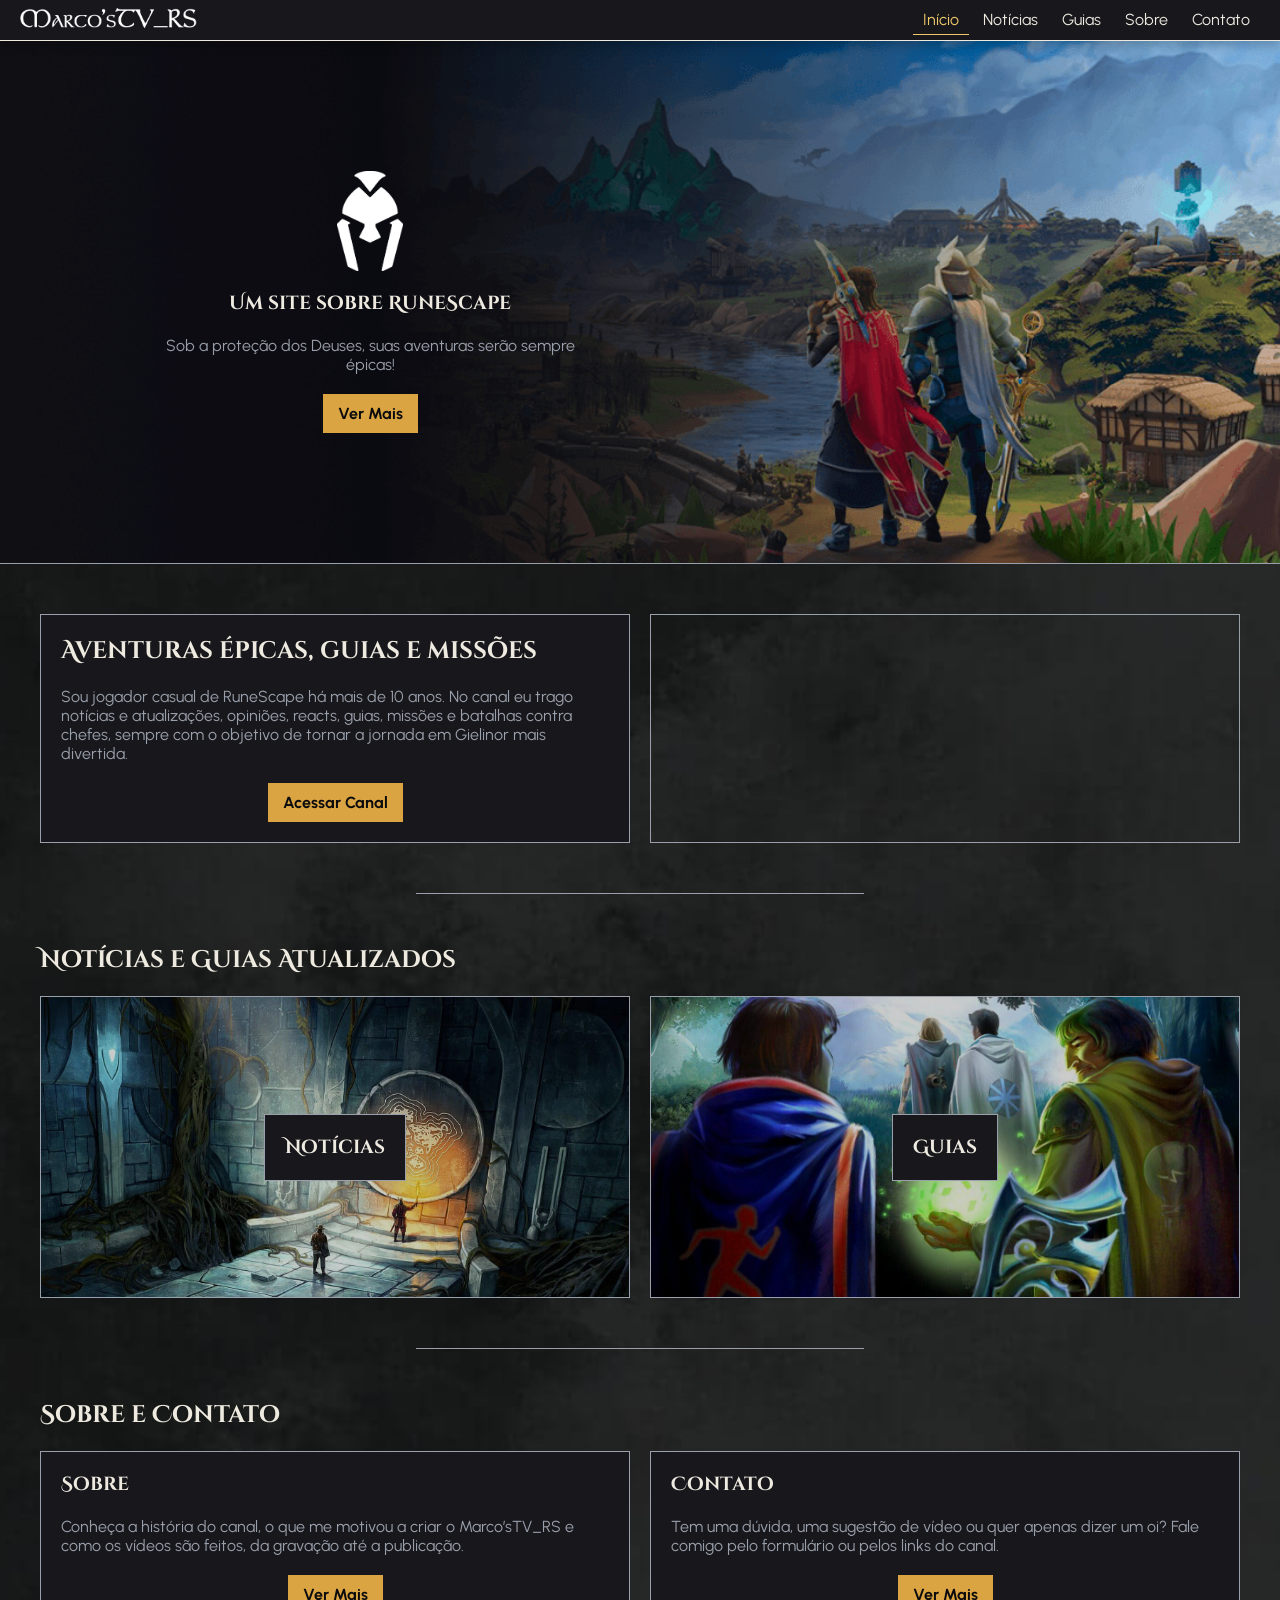
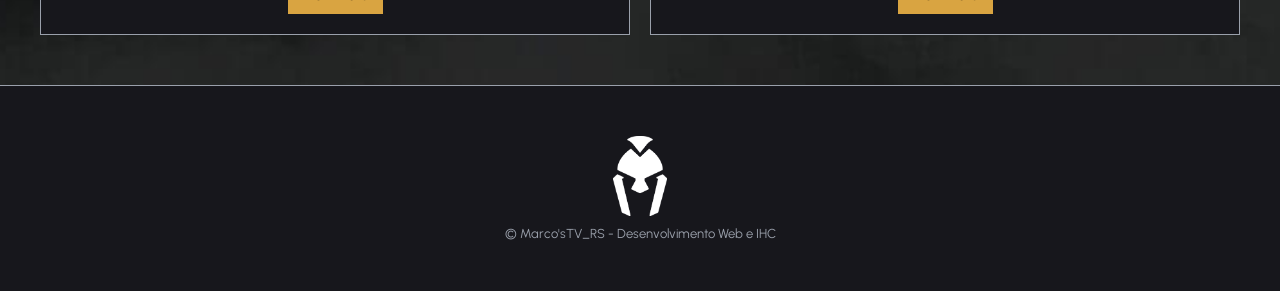
<file: index.html>
<!DOCTYPE html>
<html lang="pt-br">

<head>
    <meta charset="UTF-8">
    <meta name="viewport" content="width=device-width, initial-scale=1.0">

    <!-- Google Fonts -->
    <link rel="preconnect" href="https://fonts.googleapis.com">
    <link rel="preconnect" href="https://fonts.gstatic.com" crossorigin>
    <link
        href="https://fonts.googleapis.com/css2?family=Cinzel+Decorative:wght@400;700;900&family=Urbanist:ital,wght@0,100..900;1,100..900&display=swap"
        rel="stylesheet">

    <!-- CSS -->
    <link rel="stylesheet" href="css/style.css">

    <!-- Ícone -->
    <link rel="shortcut icon" href="img/logo.ico" type="image/x-icon">

    <title>Marco'sTV_RS - Um site sobre RuneScape</title>
</head>

<body class="page-layout">

    <header id="navbar" class="display-flex">
        <section class="logo">
            <a href="index.html">
                <img src="img/texto-logo-branco.png" alt="Logo Marco'sTV_RS" title="Logo Marco'sTV_RS">
            </a>
        </section>

        <section class="nav-links">
            <a href="index.html" class="active">Início</a>
            <a href="pages/noticias.html">Notícias</a>
            <a href="pages/guias.html">Guias</a>
            <a href="pages/sobre.html">Sobre</a>
            <a href="pages/contato.html">Contato</a>
        </section>

    </header>

    <main>

        <!-- Hero - Apresentação -->
        <section id="hero">
            <div class="container display-grid hero-layout">
                <article class="hero-content">
                    <img src="img/logo-branco.png" alt="Logo Marco'sTV_RS" title="Logo Marco'sTV_RS">
                    <h1>Um site sobre RuneScape</h1>
                    <p>Sob a proteção dos Deuses, suas aventuras serão sempre épicas!</p>
                    <a href="#trailer" class="btn btn-primario">Ver Mais</a>
                </article>
            </div>
        </section>

        <!-- Trailer do Canal -->
        <section id="trailer" class="container">
            <div class="display-grid trailer-layout">

                <article class="article-content">
                    <h2 class="article-titulo">Aventuras épicas, guias e missões</h2>
                    <p class="article-paragrafo">
                        Sou jogador casual de RuneScape há mais de 10 anos. No canal eu trago notícias e atualizações,
                        opiniões, reacts, guias, missões e batalhas contra chefes, sempre com o objetivo de tornar a
                        jornada em Gielinor mais divertida.
                    </p>

                    <div class="article-links">
                        <a href="https://www.youtube.com/@MarcosTV_RS" class="btn btn-primario" target="_blank">
                            Acessar Canal
                        </a>
                    </div>
                </article>

                <article>
                    <iframe
                        src="https://www.youtube.com/embed/GMNxb4usj9I?si=vvxdTxFz9CX4RzDR" title="YouTube video player"
                        frameborder="0"
                        allow="accelerometer; autoplay; clipboard-write; encrypted-media; gyroscope; picture-in-picture; web-share"
                        referrerpolicy="strict-origin-when-cross-origin" allowfullscreen></iframe>
                </article>

            </div>
        </section>

        <hr>

        <!-- Notícias e Guias -->
        <section id="noticias-e-guias" class="container">
            <div class="section-menu display-flex">
                <h2 class="section-titulo">Notícias e Guias Atualizados</h2>
            </div>
            <div class="display-grid noticias-e-guias-layout">

                <a href="pages/noticias.html">
                    <article class="article-noticias display-flex">
                        <img src="img/noticias.jpg" alt="Notícias" title="Notícias">
                        <div class="article-content">
                            <h3 class="article-titulo">Notícias</h3>
                        </div>
                    </article>
                </a>

                <a href="pages/guias.html">
                    <article class="article-guias display-flex">
                        <img src="img/guias.jpg" alt="Guias" title="Guias">
                        <div class="article-content">
                            <h3 class="article-titulo">Guias</h3>
                        </div>
                    </article>
                </a>

            </div>
        </section>

        <hr>

        <!-- Sobre e Contato -->
        <section id="sobre-e-contato" class="container">
            <div class="section-menu display-flex">
                <h2 class="section-titulo">Sobre e Contato</h2>
            </div>
            <div class="display-grid sobre-e-contato-layout">

                <article class="article-content">
                    <h3 class="article-titulo">Sobre</h3>
                    <p class="article-paragrafo">
                        Conheça a história do canal, o que me motivou a criar o Marco’sTV_RS e como os vídeos são
                        feitos, da gravação até a publicação.
                    </p>
                    <div class="article-links">
                        <a href="pages/sobre.html" class="btn btn-primario">Ver Mais</a>
                    </div>
                </article>

                <article class="article-content">
                    <h3 class="article-titulo">Contato</h3>
                    <p class="article-paragrafo">
                        Tem uma dúvida, uma sugestão de vídeo ou quer apenas dizer um oi? Fale comigo pelo
                        formulário ou pelos links do canal.
                    </p>
                    <div class="article-links">
                        <a href="pages/contato.html" class="btn btn-primario">Ver Mais</a>
                    </div>
                </article>

            </div>
        </section>

    </main>

    <footer>
        <img src="img/logo-branco.png" alt="Logo Marco'sTV_RS" title="Logo Marco'sTV_RS">
        <p>&copy; Marco'sTV_RS - Desenvolvimento Web e IHC</p>
    </footer>

    <script src="js/main.js"></script>

</body>

</html>
</file>
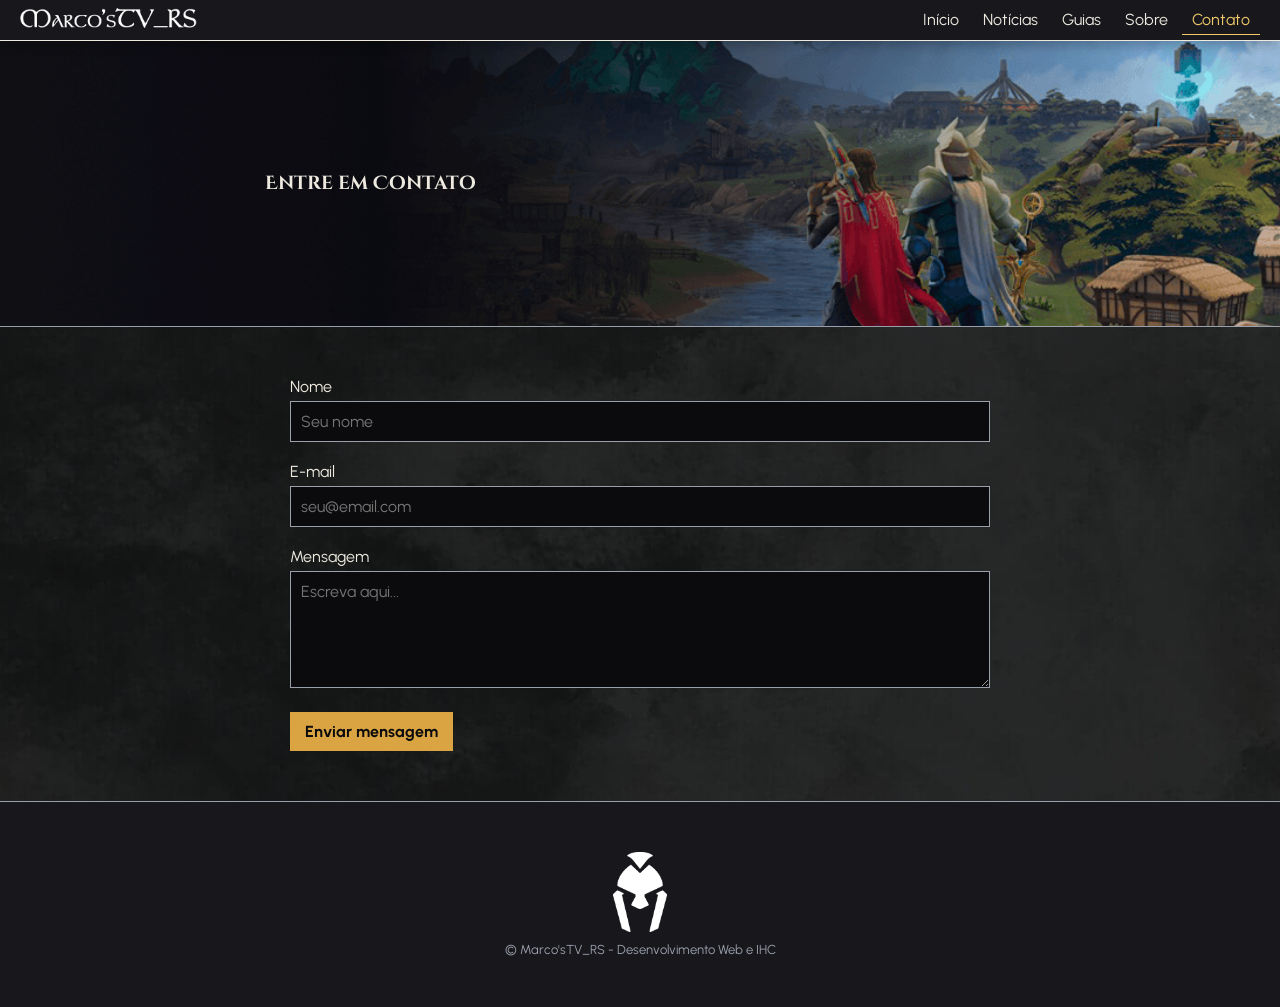
<file: pages/contato.html>
<!DOCTYPE html>
<html lang="pt-br">

<head>
    <meta charset="UTF-8">
    <meta name="viewport" content="width=device-width, initial-scale=1.0">

    <!-- Google Fonts -->
    <link rel="preconnect" href="https://fonts.googleapis.com">
    <link rel="preconnect" href="https://fonts.gstatic.com" crossorigin>
    <link
        href="https://fonts.googleapis.com/css2?family=Cinzel+Decorative:wght@400;700;900&family=Urbanist:ital,wght@0,100..900;1,100..900&display=swap"
        rel="stylesheet">

    <!-- CSS -->
    <link rel="stylesheet" href="../css/style.css">

    <!-- Ícone -->
    <link rel="shortcut icon" href="../img/logo.ico" type="image/x-icon">

    <title>Contato Marco'sTV_RS</title>
</head>

<body class="page-layout">

    <header id="navbar" class="display-flex">
        <section class="logo">
            <a href="../index.html">
                <img src="../img/texto-logo-branco.png" alt="Logo Marco'sTV_RS" title="Logo Marco'sTV_RS">
            </a>
        </section>

        <section class="nav-links">
            <a href="../index.html">Início</a>
            <a href="noticias.html">Notícias</a>
            <a href="guias.html">Guias</a>
            <a href="sobre.html">Sobre</a>
            <a href="contato.html" class="active">Contato</a>
        </section>

    </header>

    <main>

        <!-- Hero - Apresentação -->
        <section id="hero">
            <div class="container display-grid hero-layout">
                <article class="hero-content">
                    <h1>Entre em Contato</h1>
                </article>
            </div>
        </section>

        <section id="contato" class="container contato-layout">

            <form id="form-contato">

                <div>
                    <label for="nome">Nome</label>
                    <input id="nome" type="text" placeholder="Seu nome" required>
                </div>

                <div>
                    <label for="email">E-mail</label>
                    <input id="email" type="email" placeholder="seu@email.com" required>
                </div>

                <div>
                    <label for="mensagem">Mensagem</label>
                    <textarea id="mensagem" rows="5" placeholder="Escreva aqui..." required></textarea>
                </div>
                <div>
                    <button class="btn btn-primario" type="submit">Enviar mensagem</button>
                </div>
            </form>
        </section>

    </main>

    <footer>
        <img src="../img/logo-branco.png" alt="Logo Marco'sTV_RS" title="Logo Marco'sTV_RS">
        <p>&copy; Marco'sTV_RS - Desenvolvimento Web e IHC</p>
    </footer>

    <script src="../js/main.js"></script>

</body>

</html>
</file>
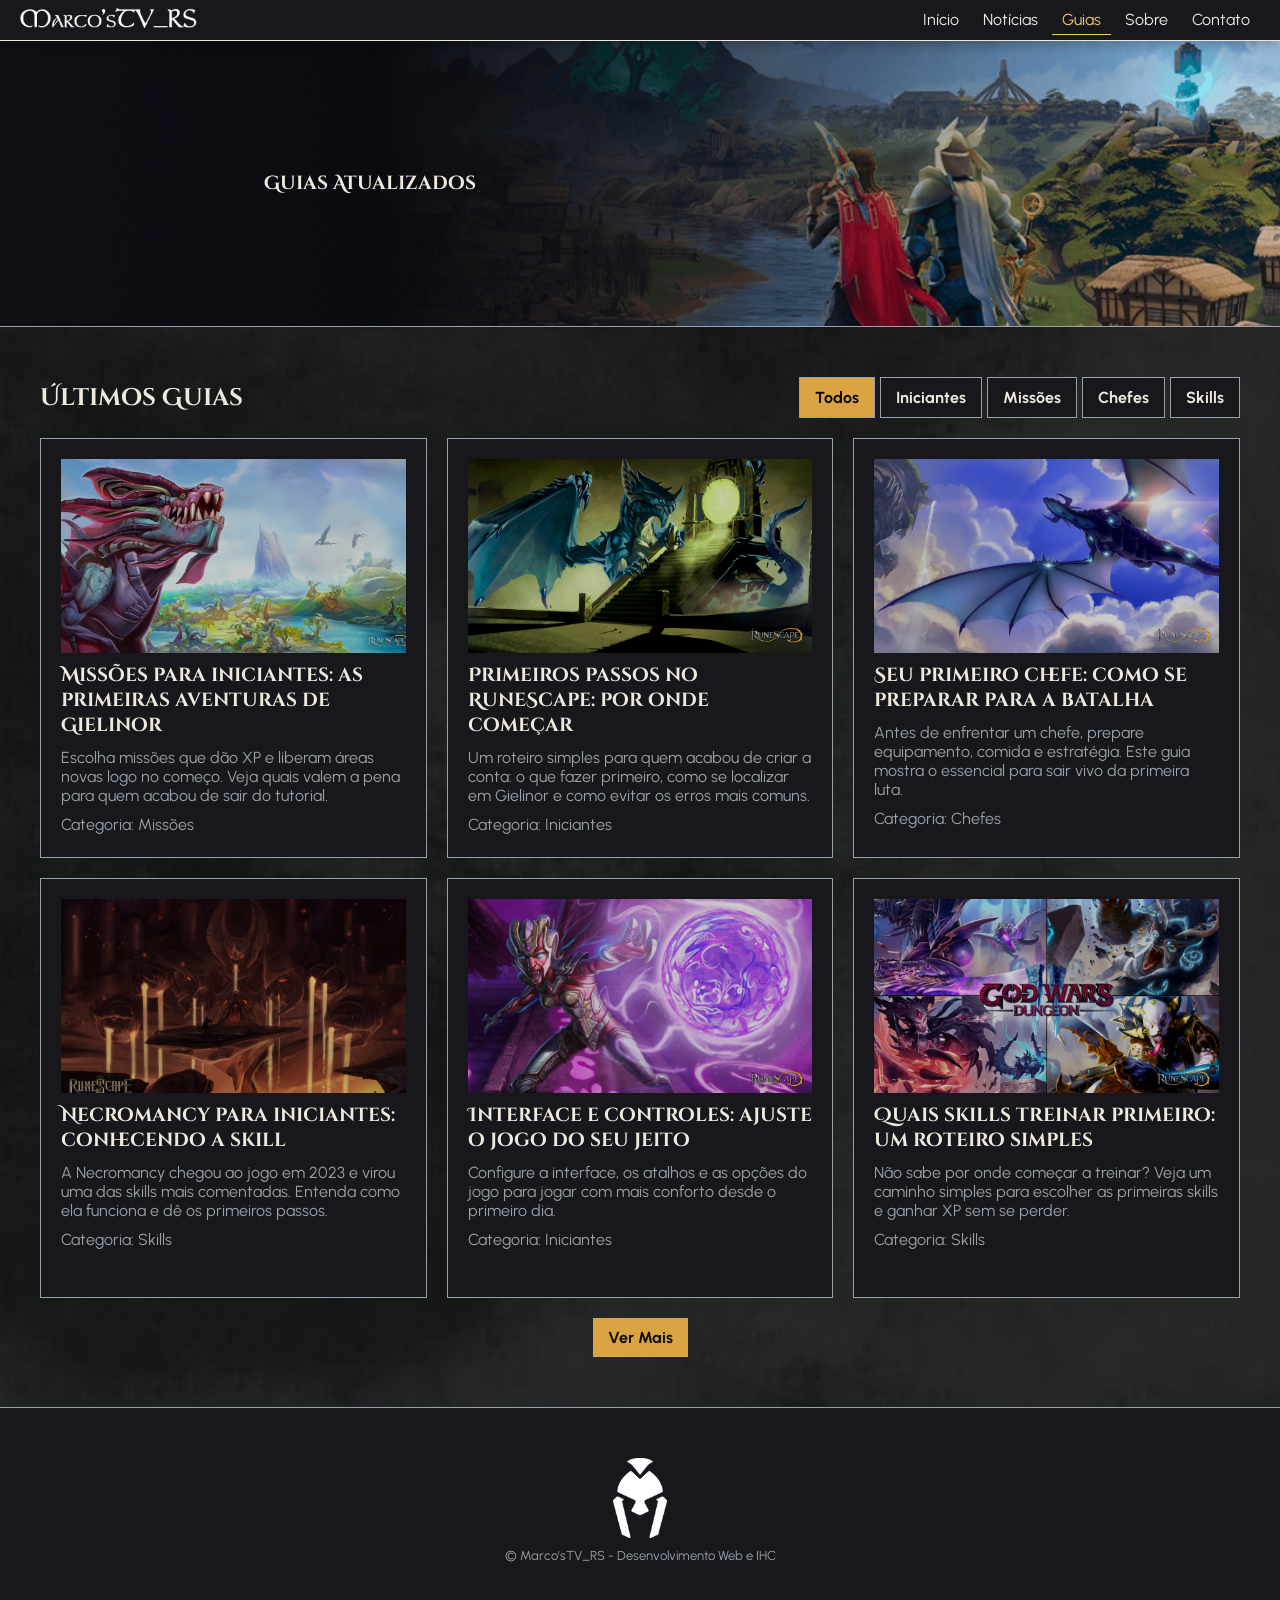
<file: pages/guias.html>
<!DOCTYPE html>
<html lang="pt-br">

<head>
    <meta charset="UTF-8">
    <meta name="viewport" content="width=device-width, initial-scale=1.0">

    <!-- Google Fonts -->
    <link rel="preconnect" href="https://fonts.googleapis.com">
    <link rel="preconnect" href="https://fonts.gstatic.com" crossorigin>
    <link
        href="https://fonts.googleapis.com/css2?family=Cinzel+Decorative:wght@400;700;900&family=Urbanist:ital,wght@0,100..900;1,100..900&display=swap"
        rel="stylesheet">

    <!-- CSS -->
    <link rel="stylesheet" href="../css/style.css">

    <!-- Ícone -->
    <link rel="shortcut icon" href="../img/logo.ico" type="image/x-icon">

    <title>Guias de RuneScape - Marco'sTV_RS</title>
</head>

<body class="page-layout">

    <header id="navbar" class="display-flex">
        <section class="logo">
            <a href="../index.html">
                <img src="../img/texto-logo-branco.png" alt="Logo Marco'sTV_RS" title="Logo Marco'sTV_RS">
            </a>
        </section>

        <section class="nav-links">
            <a href="../index.html">Início</a>
            <a href="noticias.html">Notícias</a>
            <a href="guias.html" class="active">Guias</a>
            <a href="sobre.html">Sobre</a>
            <a href="contato.html">Contato</a>
        </section>

    </header>

    <main>

        <!-- Hero - Apresentação -->
        <section id="hero">
            <div class="container display-grid hero-layout">
                <article class="hero-content">
                    <h1>Guias Atualizados</h1>
                </article>
            </div>
        </section>

        <!-- Últimos Guias -->
        <section id="ultimos-guias" class="container">
            <div class="section-menu">
                <h2>Últimos Guias</h2>
                <div class="section-filtros">
                    <button class="btn filtro ativo" data-filtro="todos">Todos</button>
                    <button class="btn filtro" data-filtro="iniciantes">Iniciantes</button>
                    <button class="btn filtro" data-filtro="missoes">Missões</button>
                    <button class="btn filtro" data-filtro="chefes">Chefes</button>
                    <button class="btn filtro" data-filtro="skills">Skills</button>
                </div>
            </div>
            <div class="display-grid guias-layout">

                <a href="#" data-categoria="missoes">
                    <article class="card">
                        <img src="../img/guia-1.jpg" alt="Missões para iniciantes: as primeiras aventuras de Gielinor">
                        <h3 class="card-titulo">Missões para iniciantes: as primeiras aventuras de Gielinor</h3>
                        <p class="card-paragrafo">
                            Escolha missões que dão XP e liberam áreas novas logo no começo. Veja quais valem a pena
                            para quem acabou de sair do tutorial.
                        </p>
                        <p>Categoria: Missões</p>
                    </article>
                </a>

                <a href="#" data-categoria="iniciantes">
                    <article class="card">
                        <img src="../img/guia-2.jpg" alt="Primeiros passos no RuneScape: por onde começar">
                        <h3 class="card-titulo">Primeiros passos no RuneScape: por onde começar</h3>
                        <p class="card-paragrafo">
                            Um roteiro simples para quem acabou de criar a conta: o que fazer primeiro, como se
                            localizar em Gielinor e como evitar os erros mais comuns.
                        </p>
                        <p>Categoria: Iniciantes</p>
                    </article>
                </a>

                <a href="#" data-categoria="chefes">
                    <article class="card">
                        <img src="../img/guia-3.jpg" alt="Seu primeiro chefe: como se preparar para a batalha">
                        <h3 class="card-titulo">Seu primeiro chefe: como se preparar para a batalha</h3>
                        <p class="card-paragrafo">
                            Antes de enfrentar um chefe, prepare equipamento, comida e estratégia. Este guia mostra o
                            essencial para sair vivo da primeira luta.
                        </p>
                        <p>Categoria: Chefes</p>
                    </article>
                </a>

                <a href="#" data-categoria="skills">
                    <article class="card">
                        <img src="../img/guia-4.jpg" alt="Necromancy para iniciantes: conhecendo a skill">
                        <h3 class="card-titulo">Necromancy para iniciantes: conhecendo a skill</h3>
                        <p class="card-paragrafo">
                            A Necromancy chegou ao jogo em 2023 e virou uma das skills mais comentadas. Entenda como ela
                            funciona e dê os primeiros passos.
                        </p>
                        <p>Categoria: Skills</p>
                    </article>
                </a>

                <a href="#" data-categoria="iniciantes">
                    <article class="card">
                        <img src="../img/guia-5.jpg" alt="Interface e controles: ajuste o jogo do seu jeito">
                        <h3 class="card-titulo">Interface e controles: ajuste o jogo do seu jeito</h3>
                        <p class="card-paragrafo">
                            Configure a interface, os atalhos e as opções do jogo para jogar com mais conforto desde o
                            primeiro dia.
                        </p>
                        <p>Categoria: Iniciantes</p>
                    </article>
                </a>

                <a href="#" data-categoria="skills">
                    <article class="card">
                        <img src="../img/guia-6.jpg" alt="Quais skills treinar primeiro: um roteiro simples">
                        <h3 class="card-titulo">Quais skills treinar primeiro: um roteiro simples</h3>
                        <p class="card-paragrafo">
                            Não sabe por onde começar a treinar? Veja um caminho simples para escolher as primeiras
                            skills e ganhar XP sem se perder.
                        </p>
                        <p>Categoria: Skills</p>
                    </article>
                </a>

            </div>

            <div class="section-links">
                <a href="#" class="btn btn-primario">Ver Mais</a>
            </div>

        </section>

    </main>

    <footer>
        <img src="../img/logo-branco.png" alt="Logo Marco'sTV_RS" title="Logo Marco'sTV_RS">
        <p>&copy; Marco'sTV_RS - Desenvolvimento Web e IHC</p>
    </footer>

    <script src="../js/main.js"></script>

</body>

</html>
</file>
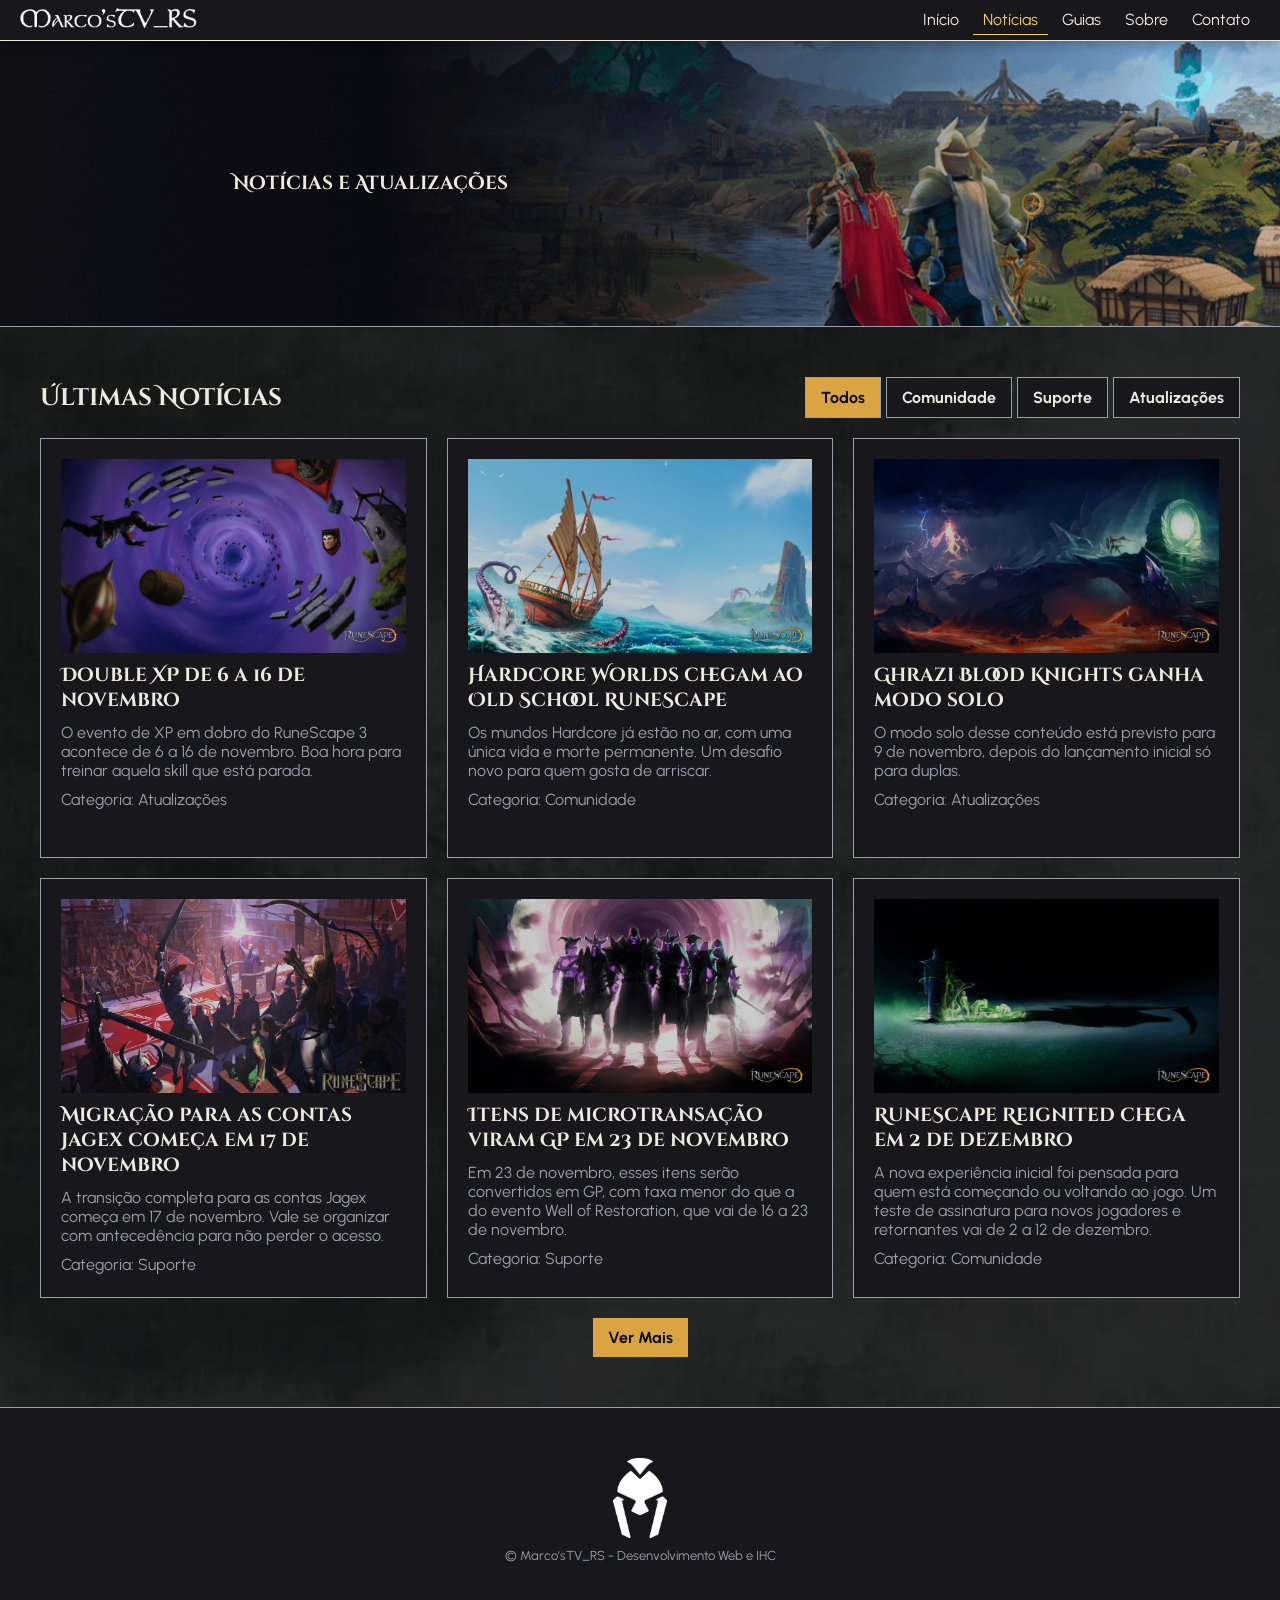
<file: pages/noticias.html>
<!DOCTYPE html>
<html lang="pt-br">

<head>
    <meta charset="UTF-8">
    <meta name="viewport" content="width=device-width, initial-scale=1.0">

    <!-- Google Fonts -->
    <link rel="preconnect" href="https://fonts.googleapis.com">
    <link rel="preconnect" href="https://fonts.gstatic.com" crossorigin>
    <link
        href="https://fonts.googleapis.com/css2?family=Cinzel+Decorative:wght@400;700;900&family=Urbanist:ital,wght@0,100..900;1,100..900&display=swap"
        rel="stylesheet">

    <!-- CSS -->
    <link rel="stylesheet" href="../css/style.css">

    <!-- Ícone -->
    <link rel="shortcut icon" href="../img/logo.ico" type="image/x-icon">

    <title>Notícias de RuneScape - Marco'sTV_RS</title>
</head>

<body class="page-layout">

    <header id="navbar" class="display-flex">
        <section class="logo">
            <a href="../index.html">
                <img src="../img/texto-logo-branco.png" alt="Logo Marco'sTV_RS" title="Logo Marco'sTV_RS">
            </a>
        </section>

        <section class="nav-links">
            <a href="../index.html">Início</a>
            <a href="noticias.html" class="active">Notícias</a>
            <a href="guias.html">Guias</a>
            <a href="sobre.html">Sobre</a>
            <a href="contato.html">Contato</a>
        </section>

    </header>

    <main>

        <!-- Hero - Apresentação -->
        <section id="hero">
            <div class="container display-grid hero-layout">
                <article class="hero-content">
                    <h1>Notícias e Atualizações</h1>
                </article>
            </div>
        </section>

        <!-- Últimas Notícias -->
        <section id="ultimas-noticias" class="container">
            <div class="section-menu">
                <h2>Últimas Notícias</h2>
                <div class="section-filtros">
                    <button class="btn filtro ativo" data-filtro="todos">Todos</button>
                    <button class="btn filtro" data-filtro="comunidade">Comunidade</button>
                    <button class="btn filtro" data-filtro="suporte">Suporte</button>
                    <button class="btn filtro" data-filtro="atualizacoes">Atualizações</button>
                </div>
            </div>
            <div class="display-grid noticias-layout">

                <a href="#" data-categoria="atualizacoes">
                    <article class="card">
                        <img src="../img/noticia-1.jpg" alt="Double XP de 6 a 16 de novembro">
                        <h3 class="card-titulo">Double XP de 6 a 16 de novembro</h3>
                        <p class="card-paragrafo">
                            O evento de XP em dobro do RuneScape 3 acontece de 6 a 16 de novembro. Boa hora para treinar
                            aquela skill que está parada.
                        </p>
                        <p>Categoria: Atualizações</p>
                    </article>
                </a>

                <a href="#" data-categoria="comunidade">
                    <article class="card">
                        <img src="../img/noticia-2.jpg" alt="Hardcore Worlds chegam ao Old School RuneScape">
                        <h3 class="card-titulo">Hardcore Worlds chegam ao Old School RuneScape</h3>
                        <p class="card-paragrafo">
                            Os mundos Hardcore já estão no ar, com uma única vida e morte permanente. Um desafio novo
                            para quem gosta de arriscar.
                        </p>
                        <p>Categoria: Comunidade</p>
                    </article>
                </a>

                <a href="#" data-categoria="atualizacoes">
                    <article class="card">
                        <img src="../img/noticia-3.jpg" alt="Ghrazi Blood Knights ganha modo solo">
                        <h3 class="card-titulo">Ghrazi Blood Knights ganha modo solo</h3>
                        <p class="card-paragrafo">
                            O modo solo desse conteúdo está previsto para 9 de novembro, depois do lançamento inicial só
                            para duplas.
                        </p>
                        <p>Categoria: Atualizações</p>
                    </article>
                </a>

                <a href="#" data-categoria="suporte">
                    <article class="card">
                        <img src="../img/noticia-4.jpg" alt="Migração para as contas Jagex começa em 17 de novembro">
                        <h3 class="card-titulo">Migração para as contas Jagex começa em 17 de novembro</h3>
                        <p class="card-paragrafo">
                            A transição completa para as contas Jagex começa em 17 de novembro. Vale se organizar com
                            antecedência para não perder o acesso.
                        </p>
                        <p>Categoria: Suporte</p>
                    </article>
                </a>

                <a href="#" data-categoria="suporte">
                    <article class="card">
                        <img src="../img/noticia-5.jpg" alt="Itens de microtransação viram GP em 23 de novembro">
                        <h3 class="card-titulo">Itens de microtransação viram GP em 23 de novembro</h3>
                        <p class="card-paragrafo">
                            Em 23 de novembro, esses itens serão convertidos em GP, com taxa menor do que a do evento
                            Well of Restoration, que vai de 16 a 23 de novembro.
                        </p>
                        <p>Categoria: Suporte</p>
                    </article>
                </a>

                <a href="#" data-categoria="comunidade">
                    <article class="card">
                        <img src="../img/noticia-6.jpg" alt="RuneScape Reignited chega em 2 de dezembro">
                        <h3 class="card-titulo">RuneScape Reignited chega em 2 de dezembro</h3>
                        <p class="card-paragrafo">
                            A nova experiência inicial foi pensada para quem está começando ou voltando ao jogo. Um
                            teste de assinatura para novos jogadores e retornantes vai de 2 a 12 de dezembro.
                        </p>
                        <p>Categoria: Comunidade</p>
                    </article>
                </a>

            </div>

            <div class="section-links">
                <a href="#" class="btn btn-primario">Ver Mais</a>
            </div>

        </section>

    </main>

    <footer>
        <img src="../img/logo-branco.png" alt="Logo Marco'sTV_RS" title="Logo Marco'sTV_RS">
        <p>&copy; Marco'sTV_RS - Desenvolvimento Web e IHC</p>
    </footer>

    <script src="../js/main.js"></script>

</body>

</html>
</file>
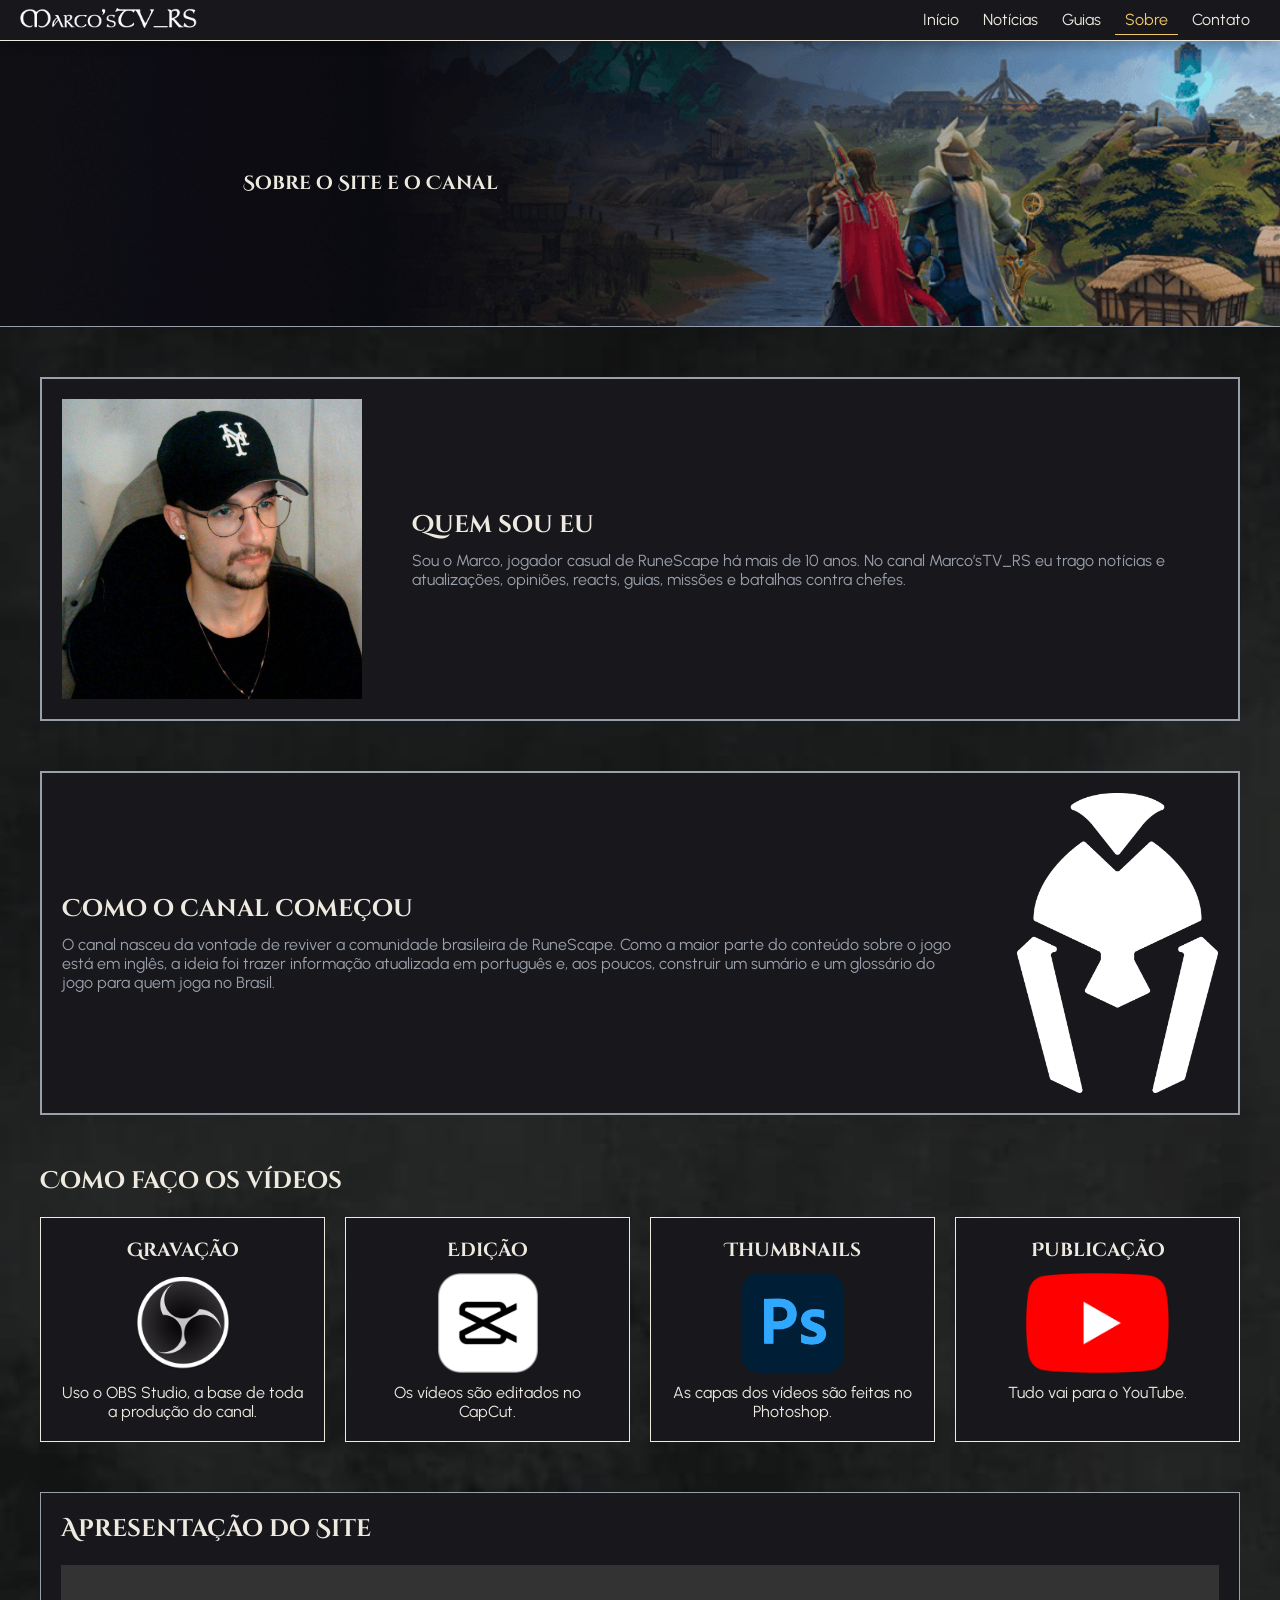
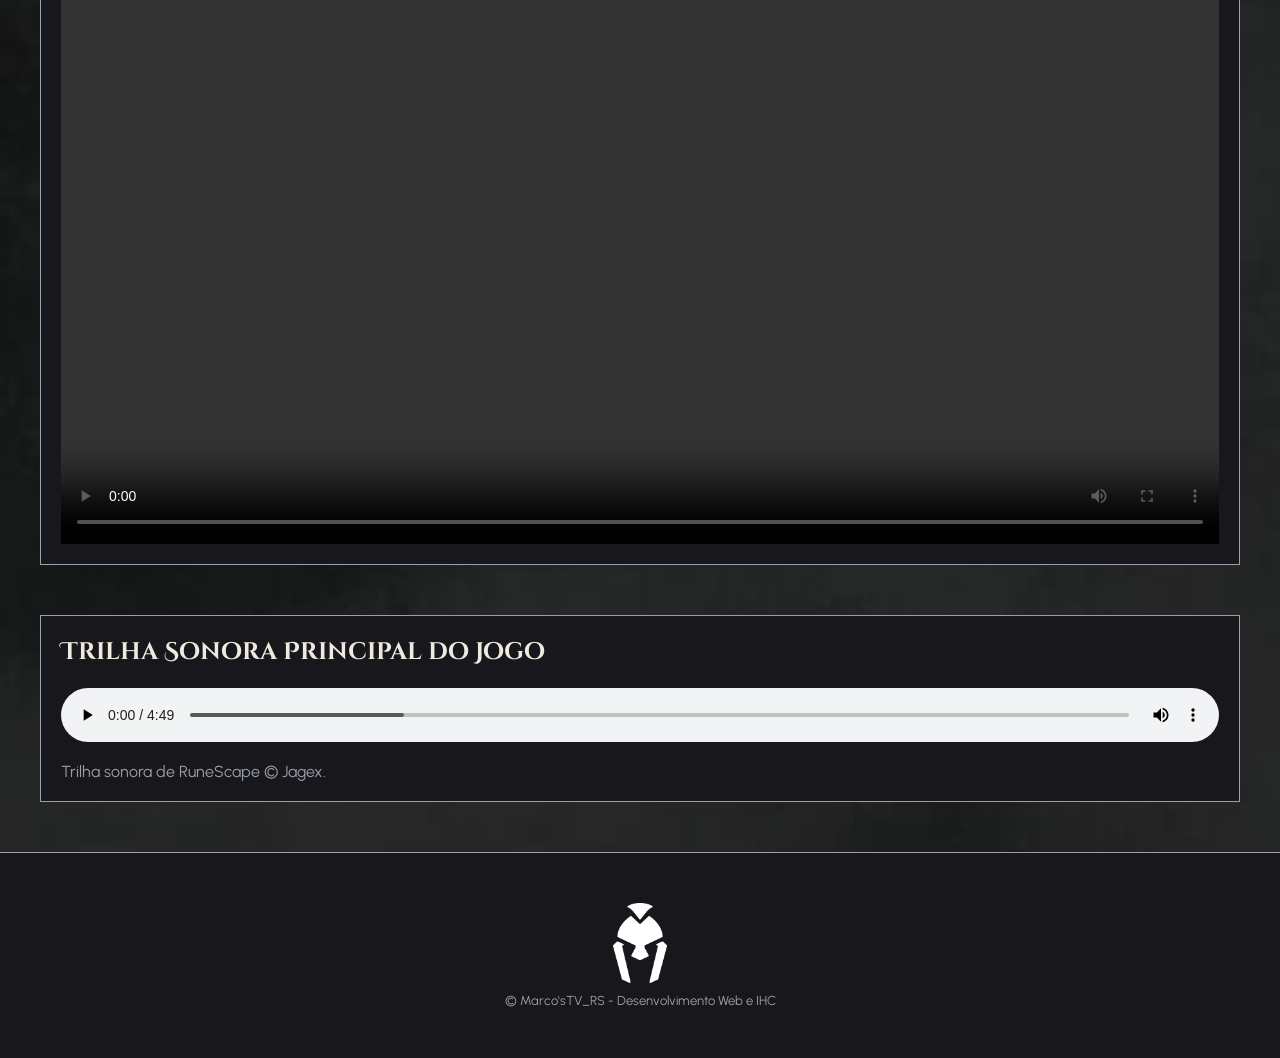
<file: pages/sobre.html>
<!DOCTYPE html>
<html lang="pt-br">

<head>
    <meta charset="UTF-8">
    <meta name="viewport" content="width=device-width, initial-scale=1.0">

    <!-- Google Fonts -->
    <link rel="preconnect" href="https://fonts.googleapis.com">
    <link rel="preconnect" href="https://fonts.gstatic.com" crossorigin>
    <link
        href="https://fonts.googleapis.com/css2?family=Cinzel+Decorative:wght@400;700;900&family=Urbanist:ital,wght@0,100..900;1,100..900&display=swap"
        rel="stylesheet">

    <!-- CSS -->
    <link rel="stylesheet" href="../css/style.css">

    <!-- Ícone -->
    <link rel="shortcut icon" href="../img/logo.ico" type="image/x-icon">

    <title>Sobre Marco'sTV_RS</title>
</head>

<body class="page-layout">

    <header id="navbar" class="display-flex">
        <section class="logo">
            <a href="../index.html">
                <img src="../img/texto-logo-branco.png" alt="Logo Marco'sTV_RS" title="Logo Marco'sTV_RS">
            </a>
        </section>

        <section class="nav-links">
            <a href="../index.html">Início</a>
            <a href="noticias.html">Notícias</a>
            <a href="guias.html">Guias</a>
            <a href="sobre.html" class="active">Sobre</a>
            <a href="contato.html">Contato</a>
        </section>

    </header>

    <main>

        <!-- Hero - Apresentação -->
        <section id="hero">
            <div class="container display-grid hero-layout">
                <article class="hero-content">
                    <h1>Sobre o Site e o Canal</h1>
                </article>
            </div>
        </section>


        <section id="sobre" class="container display-grid sobre-layout">

            <!-- Quem sou eu -->
            <article class="content-sobre">
                <img src="../img/eu.jpg" alt="Marco Antonio, criador do canal Marco’sTV_RS">
                <div>
                    <h2 class="article-titulo">Quem sou eu</h2>
                    <p class="article-paragrafo">
                        Sou o Marco, jogador casual de RuneScape há mais de 10 anos. No canal Marco’sTV_RS eu trago
                        notícias e atualizações, opiniões, reacts, guias, missões e batalhas contra chefes.
                    </p>
                </div>
            </article>

            <!-- Como o canal começou -->
            <article class="content-sobre">
                <div>
                    <h2 class="article-titulo">Como o canal começou</h2>
                    <p class="article-paragrafo">
                        O canal nasceu da vontade de reviver a comunidade brasileira de RuneScape. Como a maior parte do
                        conteúdo sobre o jogo está em inglês, a ideia foi trazer informação atualizada em português e,
                        aos poucos, construir um sumário e um glossário do jogo para quem joga no Brasil.
                    </p>
                </div>
                <img src="../img/logo-branco.png" alt="Logo do canal Marco’sTV_RS">
            </article>

            <!-- Como faço os vídeos -->
            <section>
                <h2 class="section-titulo">Como faço os vídeos</h2>
                <div class="display-grid ferramentas-layout">
                    <article class="ferramenta">
                        <h3>Gravação</h3>
                        <img src="../img/obs.png" alt="OBS Studio">
                        <p>Uso o OBS Studio, a base de toda a produção do canal.</p>
                    </article>
                    <article class="ferramenta">
                        <h3>Edição</h3>
                        <img src="../img/capcut.png" alt="CapCut">
                        <p>Os vídeos são editados no CapCut.</p>
                    </article>
                    <article class="ferramenta">
                        <h3>Thumbnails</h3>
                        <img src="../img/photoshop.png" alt="Photoshop">
                        <p>As capas dos vídeos são feitas no Photoshop.</p>
                    </article>
                    <article class="ferramenta">
                        <h3>Publicação</h3>
                        <img src="../img/youtube.png" alt="YouTube">
                        <p>Tudo vai para o YouTube.</p>
                    </article>
                </div>
            </section>

            <!-- Apresentação -->
            <article class=" article-content video-sobre">
                <h2 class="article-titulo">Apresentação do Site</h2>
                <video controls src="../video/apresentacao.mp4"></video>
            </article>

            <!-- Música -->
            <article class="article-content">
                <h2 class="article-titulo">Trilha Sonora Principal do Jogo</h2>
                <audio src="../audio/beyond-nightfall.mp3" controls></audio>
                <p class="article-paragrafo">Trilha sonora de RuneScape © Jagex.</p>
            </article>

        </section>

    </main>

    <footer>
        <img src="../img/logo-branco.png" alt="Logo Marco'sTV_RS" title="Logo Marco'sTV_RS">
        <p>&copy; Marco'sTV_RS - Desenvolvimento Web e IHC</p>
    </footer>

    <script src="../js/main.js"></script>

</body>

</html>
</file>
<file: css/style.css>
* {
    margin: 0;
    padding: 0;
    box-sizing: border-box;
    scroll-behavior: smooth;
}

:root {
    --preto: #0b0b0d;
    /* fundo da página, menu e rodapé */
    --painel: #17171c;
    /* cartões e molduras */
    --cinza: #9aa0ab;
    /* textos de apoio e linhas */
    --claro: #eeeae0;
    /* texto principal */
    --ouro: #d9a441;
    /* botões e destaques */
    --ouro-claro: #f0c96a;
    /* hover e títulos */

    --sombra: 0 5px 10px rgba(0, 0, 0, .2);
}

body {
    font-family: "Urbanist", sans-serif;
    background-image: url(../img/dark-background.jpg);
    background-position: center;
    background-repeat: repeat;
    background-size: cover;
    color: var(--claro);
}

h1,
h2,
h3 {
    font-family: "Cinzel Decorative", serif;
}

a {
    text-decoration: none;
    color: inherit;
}

button {
    font-family: inherit;
    font-size: inherit;
    cursor: pointer;
    border: inherit;
}

input {
    font-family: inherit;
}

img,
video {
    max-width: 100%;
}

hr {
    height: 1px;
    border: none;
    background-color: var(--cinza);
    width: 35%;
    margin: 0 auto;
}

/* Layout e Container */

.page-layout {
    display: flex;
    flex-direction: column;
    justify-content: space-between;
    min-height: 100vh;
}

.container {
    width: min(1200px, 100% - 40px);
    margin: 0 auto;
}

/* Displays */

.display-grid {
    display: grid;
}

.display-flex {
    display: flex;
}

/* Section */

.section-menu {
    display: flex;
    align-items: center;
    justify-content: space-between;
    gap: 20px;
    margin-bottom: 20px;
    color: var(--claro);
}

.section-filtros {
    display: flex;
    gap: 5px;
}

.section-filtros .ativo {
    background-color: var(--ouro);
    color: var(--preto);
}

.filtro {
    background: var(--painel);
    color: var(--claro);
    border: 1px solid var(--cinza);
}

.section-links {
    margin-top: 20px;
    text-align: center;
}

/* Article */

.article-content {
    display: flex;
    flex-direction: column;
    gap: 20px;
    padding: 20px;
    background-color: var(--painel);
    border: 1px solid var(--cinza);
}

.article-titulo {
    color: var(--claro);
}

.article-paragrafo {
    color: var(--cinza);
}

.article-links {
    text-align: center;
}

/* Card */

.card {
    display: flex;
    flex-direction: column;
    align-items: stretch;
    justify-content: flex-start;
    gap: 10px;
    padding: 20px;
    min-height: 420px;
    background-color: var(--painel);
    border: 1px solid var(--cinza);
    transition: all .2s ease-in-out;
}

.card img {
    object-fit: cover;
    aspect-ratio: 16 / 9;
    filter: brightness(.8);
    transition: all .2s ease-in-out;
}

.card:hover {
    transform: translateY(-5px);
    box-shadow: var(--sombra);
}

.card:hover img {
    filter: brightness(1);
}

.card p {
    color: var(--cinza);
}

/* Botões */

.btn {
    display: inline-block;
    padding: 10px 15px;
    font-size: inherit;
    font-weight: bold;
    cursor: pointer;
    transition: all .2s ease-in-out;
}

.btn-primario:hover {
    box-shadow: var(--sombra);
    transform: translateY(-3px);
    background-color: var(--ouro-claro);
}

.btn-primario {
    background-color: var(--ouro);
    color: var(--preto);
}

/* config padrão de cada section */

#trailer,
#noticias-e-guias,
#sobre-e-contato,
#ultimas-noticias,
#mais-lidas,
#ultimos-guias,
#habilidades,
#sobre,
#contato {
    padding: 50px 0;
}

/* Header - Navbar */

#navbar {
    position: sticky;
    top: 0;
    width: 100%;
    flex-direction: row;
    align-items: center;
    justify-content: space-between;
    padding: 5px 20px;
    background-color: var(--painel);
    border-bottom: 1px solid var(--claro);
    z-index: 1000;
    box-shadow: var(--sombra);
}

.logo img {
    max-height: 20px;
}

.nav-links a {
    display: inline-block;
    padding: 5px 10px;
    border-bottom: 1px solid transparent;
    color: var(--claro);
}

.nav-links a:hover {
    color: var(--ouro-claro);
    border-color: var(--ouro-claro);
}

a.active {
    color: var(--ouro-claro);
    border-color: var(--ouro-claro);
}

/* hero */

#hero {
    background-image: url(../img/banner-hero.png);
    background-position: center;
    background-repeat: no-repeat;
    background-size: cover;
    padding: 80px;
    border-bottom: 1px solid var(--cinza);
}

.hero-layout {
    grid-template-columns: 1fr 1fr;
    align-items: center;
    justify-content: center;
}

.hero-content {
    display: flex;
    flex-direction: column;
    align-items: center;
    justify-content: center;
    gap: 20px;
    padding: 50px;
}

.hero-content img {
    max-height: 100px;
}

.hero-content h1 {
    color: var(--claro);
}

.hero-content p {
    text-align: center;
    color: var(--cinza);
}

/* Trailer */

.trailer-layout {
    grid-template-columns: 1fr 1fr;
    align-items: stretch;
    justify-content: center;
    gap: 20px;
}

.trailer-layout iframe {
    width: 100%;
    height: 100%;
    border: 1px solid var(--cinza);
}

/* Notícias e Guias */

.noticias-e-guias-layout {
    grid-template-columns: 1fr 1fr;
    gap: 20px;
}

.article-noticias,
.article-guias {
    position: relative;
    border: 1px solid var(--cinza);
    align-items: center;
    justify-content: center;
    transition: all .2s ease-in-out;
}

.article-noticias:hover,
.article-guias:hover {
    box-shadow: var(--sombra);
    transform: translateY(-5px);
}

.article-noticias img,
.article-guias img {
    object-fit: cover;
    width: 100%;
    height: 300px;
    filter: brightness(0.8);
    transition: all .2s ease-in-out;
}

.article-noticias:hover img,
.article-guias:hover img {
    filter: brightness(0.5);
}

.article-noticias .article-content,
.article-guias .article-content {
    position: absolute;
}

/* Notícias */

.noticias-layout {
    grid-template-columns: 1fr 1fr 1fr;
    gap: 20px;
    align-items: stretch;
}

/* Guias */

.guias-layout {
    grid-template-columns: 1fr 1fr 1fr;
    gap: 20px;
}

/* Sobre e Contato */

.sobre-e-contato-layout {
    grid-template-columns: 1fr 1fr;
    gap: 20px;
}

/* Sobre */

.sobre-layout {
    gap: 50px;

}

.content-sobre {
    display: flex;
    flex-direction: row;
    gap: 50px;
    justify-content: space-between;
    align-items: center;
    padding: 20px;
    background-color: var(--painel);
    border: 2px solid var(--cinza);
}

.content-sobre div {
    display: flex;
    flex-direction: column;
    gap: 10px;
}

.content-sobre img {
    max-height: 300px;
}

.ferramentas-layout {
    grid-template-columns: 1fr 1fr 1fr 1fr;
    gap: 20px;
    margin-top: 20px;
}

.ferramenta {
    display: flex;
    flex-direction: column;
    align-content: center;
    justify-content: flex-start;
    gap: 10px;
    padding: 20px;
    background-color: var(--painel);
    border: 1px solid var(--claro);
    text-align: center;
}

.ferramenta img {
    height: 100px;
    object-fit: contain;
}

.article-content audio {
    width: 100%;
}

/* Contato */

.contato-layout {
    max-width: 700px;
}

#form-contato {
    display: flex;
    flex-direction: column;
    gap: 20px;
}

label {
    display: block;
    width: 100%;
    color: var(--claro);
    margin-bottom: 5px;
}

input,
select,
textarea {
    width: 100%;
    padding: 10px;
    font: inherit;
    color: var(--claro);
    background: var(--preto);
    border: 1px solid var(--cinza);
}

input:focus,
select:focus,
textarea:focus {
    outline: none;
    border-color: var(--ouro);
}

/* Footer */

footer {
    display: flex;
    flex-direction: column;
    align-items: center;
    justify-content: center;
    gap: 10px;
    padding: 50px;
    font-size: small;
    background-color: var(--painel);
    color: var(--cinza);
    border-top: 1px solid var(--cinza);
}

footer img {
    max-height: 80px;
}

@media (max-width: 900px) {

    .noticias-layout,
    .guias-layout {
        grid-template-columns: 1fr 1fr;
    }

    .ferramentas-layout {
        grid-template-columns: 1fr 1fr;
    }
}

@media (max-width: 600px) {

    .hero-layout,
    .trailer-layout,
    .noticias-e-guias-layout,
    .sobre-e-contato-layout,
    .noticias-layout,
    .guias-layout,
    .content-sobre {
        grid-template-columns: 1fr;
    }

    #hero {
        padding: 40px 0;
    }

    .hero-content {
        padding: 30px 20px;
    }

    #navbar {
        flex-direction: column;
        gap: 5px;
    }

    .nav-links a {
        padding: 5px;
    }

    .section-menu {
        flex-direction: column;
        align-items: flex-start;
    }

    .section-filtros {
        flex-wrap: wrap;
        font-size: small;
    }

    .content-sobre {
        flex-direction: column;
        gap: 10px;
    }

    .ferramentas-layout {
        grid-template-columns: 1fr;
    }
}
</file>
